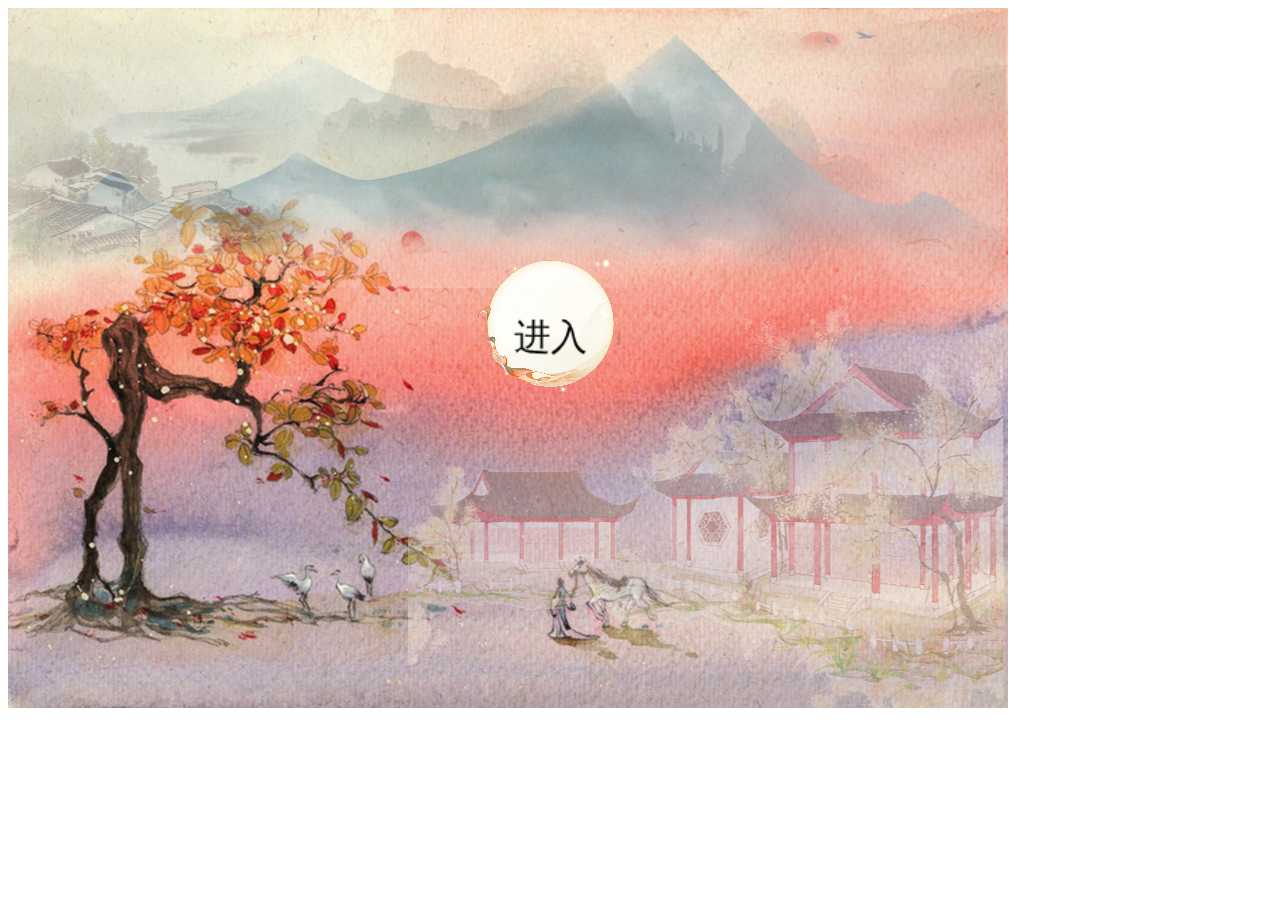
<file: big_work/index.html>
<!DOCTYPE html>
<html lang="en">
<head>
    <meta charset="UTF-8">
    <meta http-equiv="X-UA-Compatible" content="IE=edge">
    <meta name="viewport" content="width=device-width, initial-scale=1.0">
    <title>人间有味是清欢</title>
    <style>

    </style>
</head>
<body>
    <script src="js/pixi.min.js"></script>
    <script>
		var app = new PIXI.Application(1000,700);
        document.body.appendChild(app.view);
        
        var bg = new PIXI.Sprite.fromImage("res/bg.jpg");
        app.stage.addChild(bg);
        
        
        var bg2=new PIXI.Sprite.fromImage("res/bg2.png");
        app.stage.addChild(bg2);
        bg2.x=400;
        bg2.y=250;
        bg2.scale.x=0.85;
        bg2.alpha=0.35;
   
        
        var bg3=new PIXI.Sprite.fromImage("res/bg3.png");
        app.stage.addChild(bg3);
        bg3.y=-200;
        bg3.scale.x=1.6;
        bg3.alpha=0.5;
        
        
        var bg4=new PIXI.Sprite.fromImage("res/bg4.png");
        app.stage.addChild(bg4);
        bg4.y=-200;
        bg4.scale.x=1.04;
        bg4.alpha=0.4;
        
        var an=new PIXI.Sprite.fromImage("res/an.png");
        app.stage.addChild(an);
        an.x=470;
        an.y=250;
        an.scale.x=0.2;
        an.scale.y=0.2;
        
        var txt=new PIXI.Text("进入");
        an.addChild(txt);
        txt.scale.x=7;
        txt.scale.y=7;
        txt.anchor.set(-0.5,-1.6);
        txt.style.fontFamily="隶书";
        
        var title=new PIXI.Text("人\n间\n有\n味");
        app.stage.addChild(title);
        title.scale.x=1.5;
        title.scale.y=1.5;
        title.x=1200;
        title.y=50;
        title.style.fontFamily="隶书";
        
        var title2=new PIXI.Text("是\n清\n欢");
        app.stage.addChild(title2);
        title2.scale.x=1.5;
        title2.scale.y=1.5;
        title2.x=1200;
        title2.y=120;
        title2.style.fontFamily="隶书";
        
        app.ticker.add(animate2);
            function animate2(){
            	title.x-=4;
            	title2.x-=4;
        	    if(title.x<=920){
        		    title.x=920;
        	    }
        	    if(title2.x<=850){
        		    title2.x=850;
        	    }
        	
            }
        
        an.interactive=true;
        an.buttonMode=true;
        an.on("click",story);
        var sbg=new PIXI.Sprite.fromImage("res/sbg.jpg");
        app.stage.addChild(sbg);
        sbg.x=-1200;
        sbg.visible=false;
        var t=new PIXI.Sprite.fromImage("res/t.png");
        sbg.addChild(t);
       	t.scale.x=1.25;
       	t.scale.y=1.25;
       	t.x=115;
       	var st=new PIXI.Text("主人公游历背景");
       	t.addChild(st);
       	st.x=250;
       	st.y=200;
       	st.style.fontFamily="楷书";
       	sbg.alpha=0;
       	st.alpha=0;
        t.alpha=0;
        var x=0;
		function story(){
        	/*if(sbg.visible===false){
        		sbg.visible=true;
        		app.ticker.add(animate);
        	    function animate(){
        		
        	        sbg.x+=5;
        	        if(x<=1){
        	        	sbg.alpha=x;
        	            st.alpha=x;
        	            t.alpha=x;
        	            x+=0.0045;
        	        }
        	        if(sbg.x>0){
        		        sbg.x=0;  
        	        }
        	    }
        	} */
        	window.location="background.html";
        }
       
       
    </script>

</body>
</html>
</file>
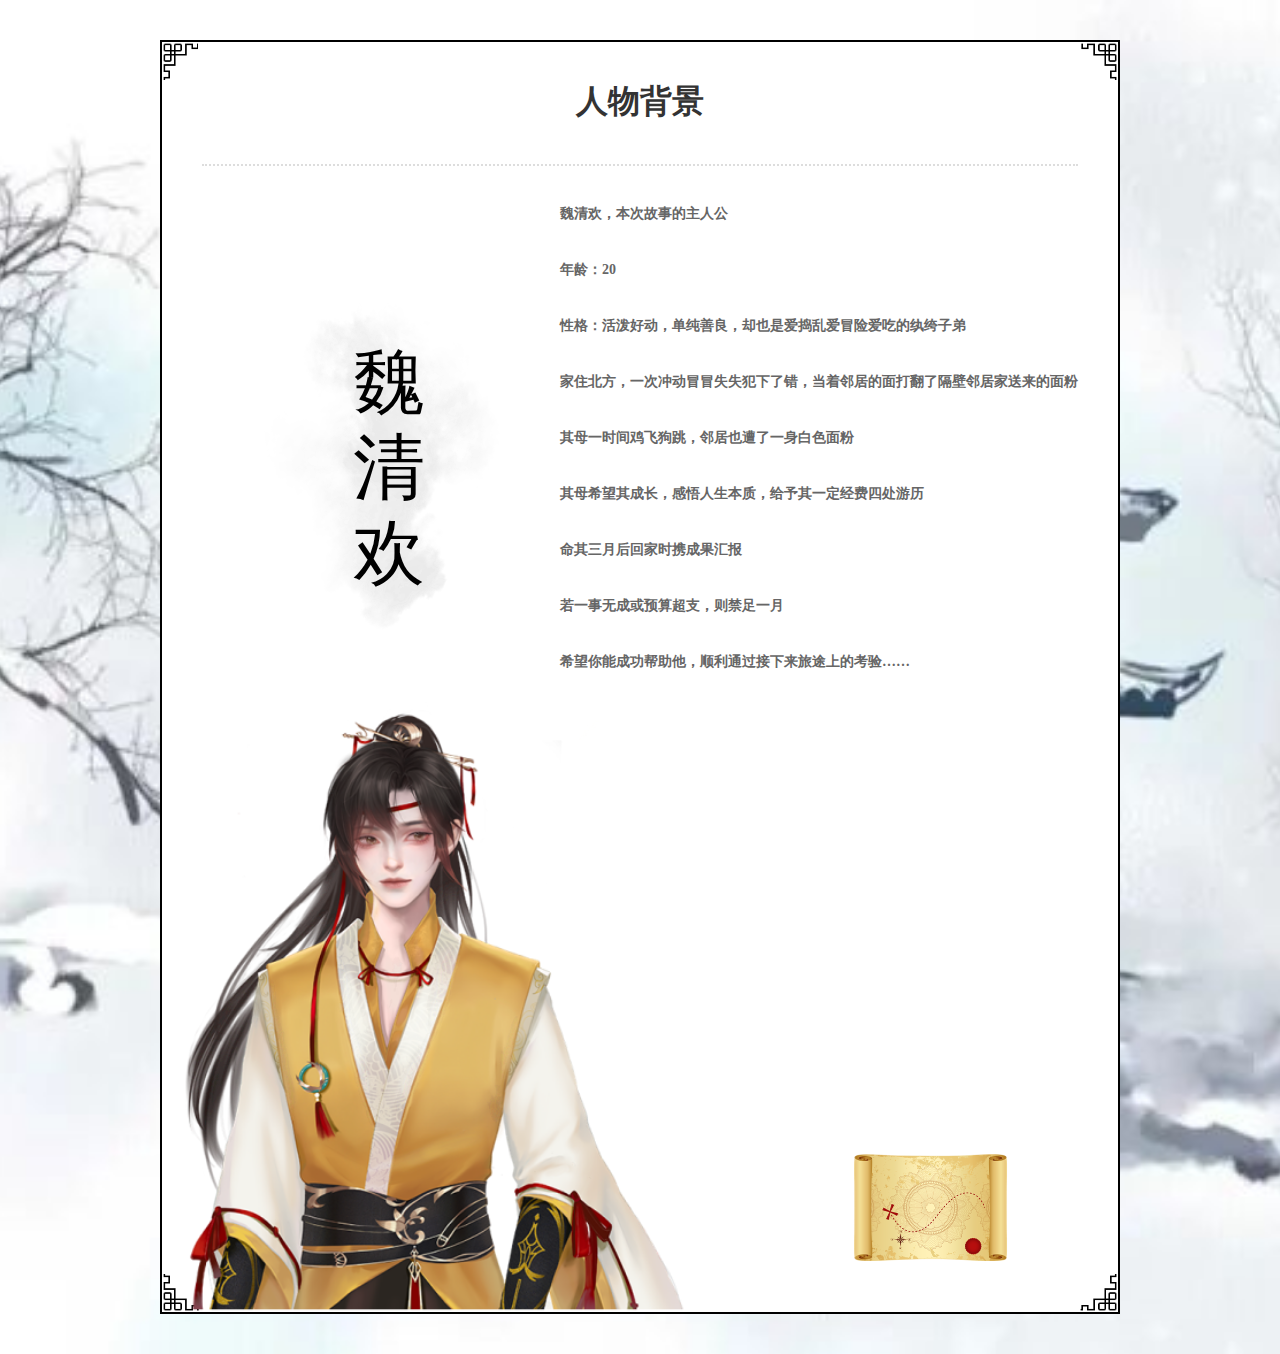
<file: big_work/background.html>
<!DOCTYPE html>
<html>
	<head>
		<meta charset="UTF-8">
		<title>人间有味是清欢</title>
		<meta name="keywords" content="">
		<meta name="description" content=" ">
		<link rel="stylesheet" type="text/css" href="css/include2.css" />
		<script type="text/javascript">
    
			
			
		  </script>
          <style>
              .right{
                  margin: 0 auto;
              }
          </style>
	</head>
	<body>
		<div class="singlepage">
			<div class="singlepage_center">
				<div class="right">

					<div class="tp">
						<img src="imgs/tp.png" />
					</div>

					<div class="infobox">

						<div class="h3">人物背景</div>
						<img src="imgs/renwuming.png" id="ming">
						<p id="zrgz">魏</p>
						<p id="zrgr">清</p>
						<p id="zrgg">欢</p>
						<div class="renwujieshao">
                        <p>
							魏清欢，本次故事的主人公<br>
							年龄：20<br>
                        	性格：活泼好动，单纯善良，却也是爱捣乱爱冒险爱吃的纨绔子弟<br>
							家住北方，一次冲动冒冒失失犯下了错，当着邻居的面打翻了隔壁邻居家送来的面粉<br>
							其母一时间鸡飞狗跳，邻居也遭了一身白色面粉<br>
                        	其母希望其成长，感悟人生本质，给予其一定经费四处游历<br>
                        	命其三月后回家时携成果汇报<br>
                        	若一事无成或预算超支，则禁足一月<br>
                        	希望你能成功帮助他，顺利通过接下来旅途上的考验……
						</p>
                        </div>
						<div id="role"><img src="imgs/role.png"></div>
						<a href="ditu.html" title="下一步" ><img src="imgs/nextmap1.png" id="nextmap"></a>
					</div>
						
                    
					<div class="bt">
						<img src="imgs/bt.png" />
					</div>
				</div>
			</div>
		</div>
		
	</body>

</html>
</file>
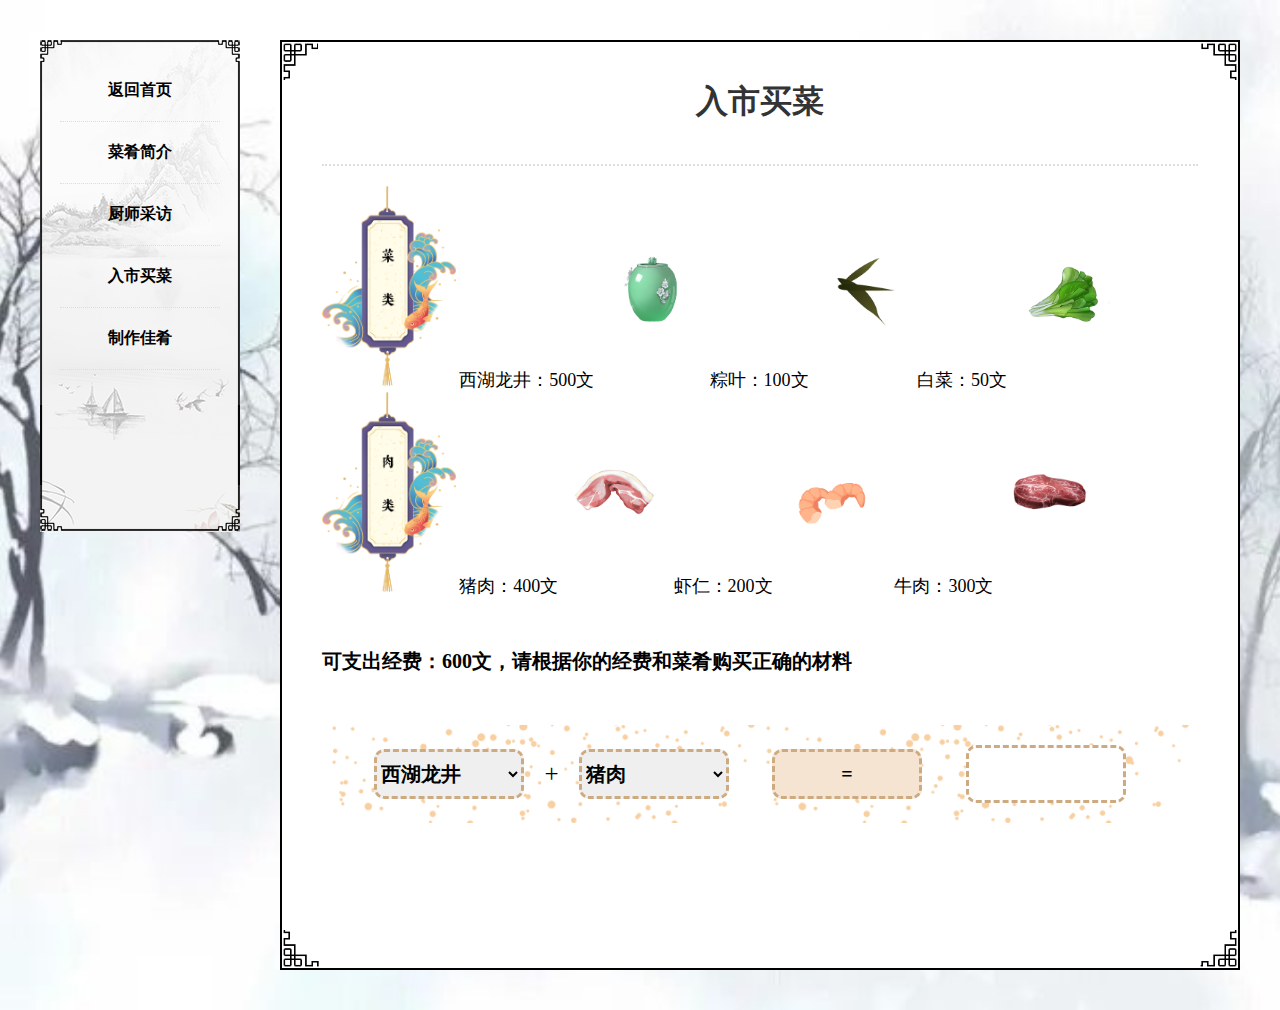
<file: big_work/calculate.html>
<!DOCTYPE html>
<html>
	<head>
		<meta charset="UTF-8">
		<title>人间有味是清欢</title>
		<meta name="keywords" content="">
		<meta name="description" content=" ">
		<link rel="stylesheet" type="text/css" href="css/include3.css" />
        <style>
    	  input[type="text"]{
            width:60px;
          }
          .pai{
            display: inline;
            font-size: 18px;
            font-family: '隶书';
          }
          .pai0{
            display: inline;
            font-size: 25px;
          }
          .cal{
            margin-top: 50px;
            display: flex; /**/
            justify-content: center; /*水平居中*/
            align-items: Center; 
            background: no-repeat center/80% url('imgs/calbg.png');
            background-size: cover;
          }
          #num1{
              border-width: 3px;
              border-radius: 10px;
              border-color: rgb(206, 170, 128);
              border-style:dashed;
              width: 150px;
              height: 50px;
              margin-right: 20px;
              font-family: '华文新魏';
              font-weight: bold;
              font-size: 20px;
          }
          #num2{
            border-width: 3px;
              border-radius: 10px;
              border-color: rgb(206, 170, 128);
              border-style:dashed;
              width: 150px;
              height: 50px;
              margin: 20px;
              font-family: '华文新魏';
              font-weight: bold;
              font-size: 20px;
          }
          #num3{
            border-width: 3px;
              border-radius: 10px;
              border-color: rgb(206, 170, 128);
              border-style:dashed;
              width: 150px;
              height: 50px;
              margin: 20px;
              font-family: '华文新魏';
              font-weight: bold;
              font-size: 20px;
              color: red;
          }
          #equal{
            border-width: 3px;
              border-radius: 10px;
              border-color: rgb(206, 170, 128);
              border-style:dashed;
              width: 150px;
              height: 50px;
              margin: 20px;
              font-family: '华文新魏';
              font-weight: bold;
              font-size: 20px;
              background-color: rgb(245, 228, 209);
          }
          #tishi{
            margin-top: 50px;
            display: flex; /**/
            justify-content: center; /*水平居中*/
            font-family: "仿宋";
            font-size: 15px;
          }
          .jingfei{
            margin-top: 50px;
            font-family: '仿宋';
              font-weight: bold;
              font-size: 20px;
          }
        </style>
        <script type="text/javascript" src="js/jquery-1.8.3.min.js"></script>
		<script type="text/javascript">
            function compute(){
            var num1=document.getElementById("num1"); 
    	    var index = num1.selectedIndex; // 选中索引
            var val1= num1.options[index].value;//要的值
            var num2=document.getElementById("num2"); 
    	    var index = num2.selectedIndex; // 选中索引
            var val2= num2.options[index].value;//要的值
    	    var result;
	        result = val1 + val2;
            if(result=="12"){
            	$("#num3").css( "color" , "lightgreen" );
                document.getElementById("num3").value = "答对啦";
                document.getElementById("tishi").innerText = "请前往厨房制作佳肴吧！";
            }
            else{
                document.getElementById("num3").value = "再试一次";
            }
    	    
      }
		  </script>
	</head>
	<body>
		<div class="singlepage">
			<div class="singlepage_center">
				<div class="left">
					<a href="index.html" class="active">返回首页</a>
					<a href="intro.html">菜肴简介</a>
					<a href="chushi.html">厨师采访</a>
					<a href="calculate.html">入市买菜</a>
					<a href="zuocai.html">制作佳肴</a>
				</div>
				<div class="right">

					<div class="tp">
						<img src="imgs/tp.png" />
					</div>

					<div class="infobox">
						<div class="h3">入市买菜</div>

                        <img src="imgs/cai.png" alt="" height="200px">
                        <p class="pai">西湖龙井：500文</p><img src="imgs/tea.png" alt="" height="200px">
                        <p class="pai">粽叶：100文</p><img src="imgs/zhuye.png" alt="" height="200px">
                        <p class="pai">白菜：50文</p><img src="imgs/baicai.png" alt="" height="200px">
                        <br>
                        <img src="imgs/meat.png" alt="" height="200px">
                        <p class="pai">猪肉：400文</p><img src="imgs/pork.png" alt="" height="200px">
                        <p class="pai">虾仁：200文</p><img src="imgs/xiaren.png" alt="" height="200px">
                        <p class="pai">牛肉：300文</p><img src="imgs/beef.png" alt="" height="200px"><br>
                        <p class="jingfei">可支出经费：600文，请根据你的经费和菜肴购买正确的材料</p>
                        <div class="cal">
                        
                        <select id="num1">
                            <option value="1">西湖龙井</option>
                            <option value="2">粽叶</option>
                            <option value="3">青菜</option>
                          </select>
                        <p class="pai0">+<p>
                        <select id="num2">
                            <option value="1">猪肉</option>
                            <option value="2">虾仁</option>
                            <option value="3">牛肉</option>
                          </select>
                        
                        <input type="button" value="=" onclick="compute()" id="equal"/>
                        
                        <input type="text" id="num3" />
                        
                    </div>
                    <div id="tishi"></div>
					</div>
						
					<div class="bt">
						<img src="imgs/bt.png" />
					</div>
				</div>
			</div>
		</div>
		
	</body>

</html>
</file>
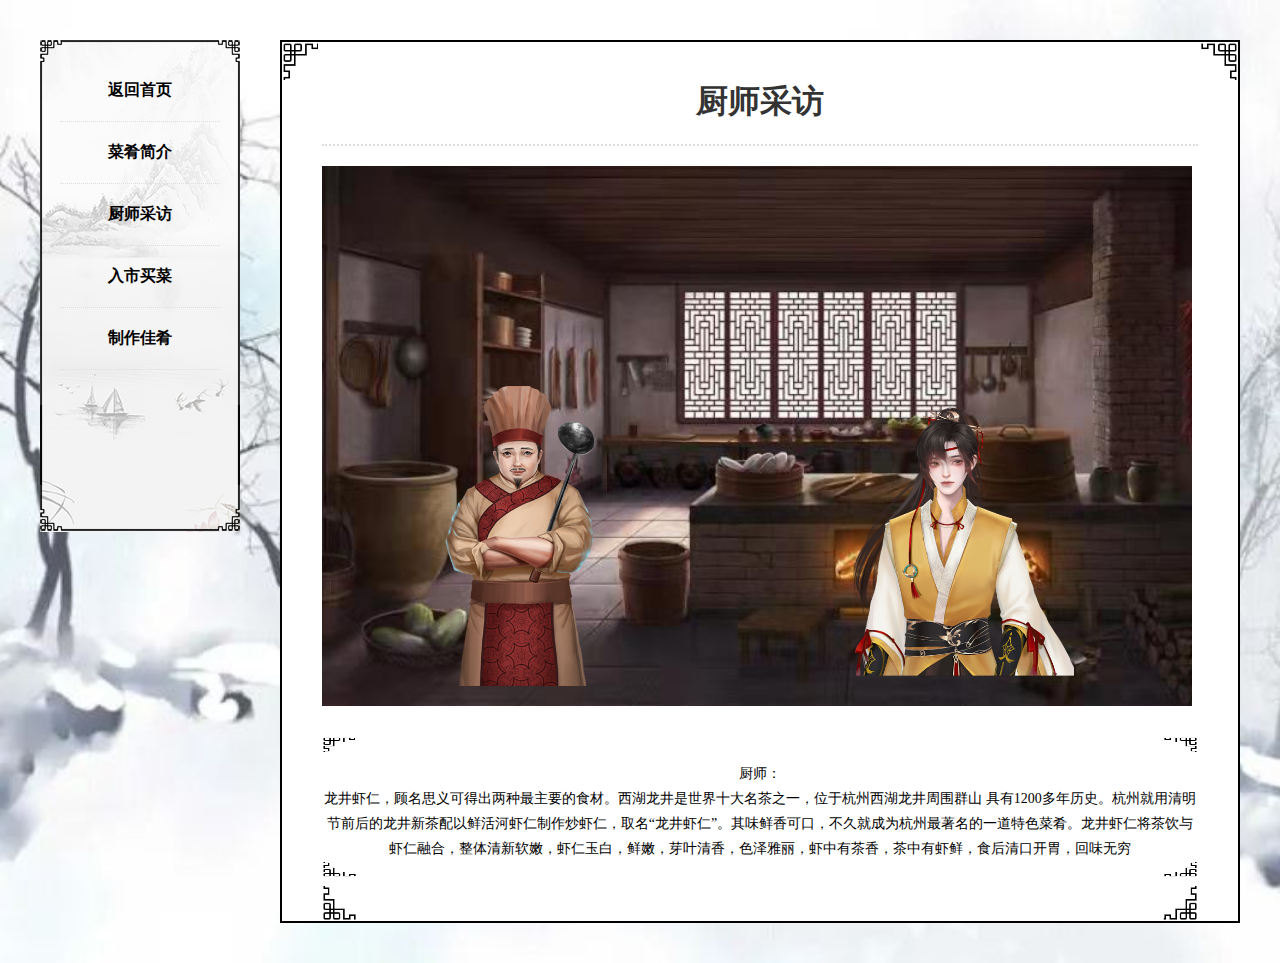
<file: big_work/chushi.html>
<!DOCTYPE html>
<html>
	<head>
		<meta charset="UTF-8">
		<title>人间有味是清欢</title>
		<meta name="keywords" content="">
		<meta name="description" content=" ">
		<link rel="stylesheet" type="text/css" href="css/include.css" />
		<script>
			
		</script>
	</head>
	<body>
		<div class="singlepage">
			<div class="singlepage_center">
				<div class="left">
					<a href="index.html" class="active">返回首页</a>
					<a href="intro.html">菜肴简介</a>
					<a href="chushi.html">厨师采访</a>
					<a href="calculate.html">入市买菜</a>
					<a href="zuocai.html">制作佳肴</a>
				</div>
				<div class="right">
					<div class="tp">
						<img src="imgs/tp.png" />
					</div>
					<div class="infobox">
						<div class="h3">厨师采访</div>
						<div class="info prolistgroup">
							<div class="list_li">
								<div id="chushi">
									
								</div>
								<div id="yonghu">
									
								</div>
							</div>
					   </div>
					   <div id="duihua">
						    <img id="tp2" src="imgs/tp.png" />
						    <p>厨师：</p>
						    <P>龙井虾仁，顾名思义可得出两种最主要的食材。西湖龙井是世界十大名茶之一，位于杭州西湖龙井周围群山 具有1200多年历史。杭州就用清明节前后的龙井新茶配以鲜活河虾仁制作炒虾仁，取名“龙井虾仁”。其味鲜香可口，不久就成为杭州最著名的一道特色菜肴。龙井虾仁将茶饮与虾仁融合，整体清新软嫩，虾仁玉白，鲜嫩，芽叶清香，色泽雅丽，虾中有茶香，茶中有虾鲜，食后清口开胃，回味无穷</P>
						    <img id="bt2" src="imgs/bt.png" />

						</div>
						
					<div class="bt">
						<img src="imgs/bt.png" />
					</div>
				</div>
			</div>
		</div>
		
	</body>

</html>
</file>
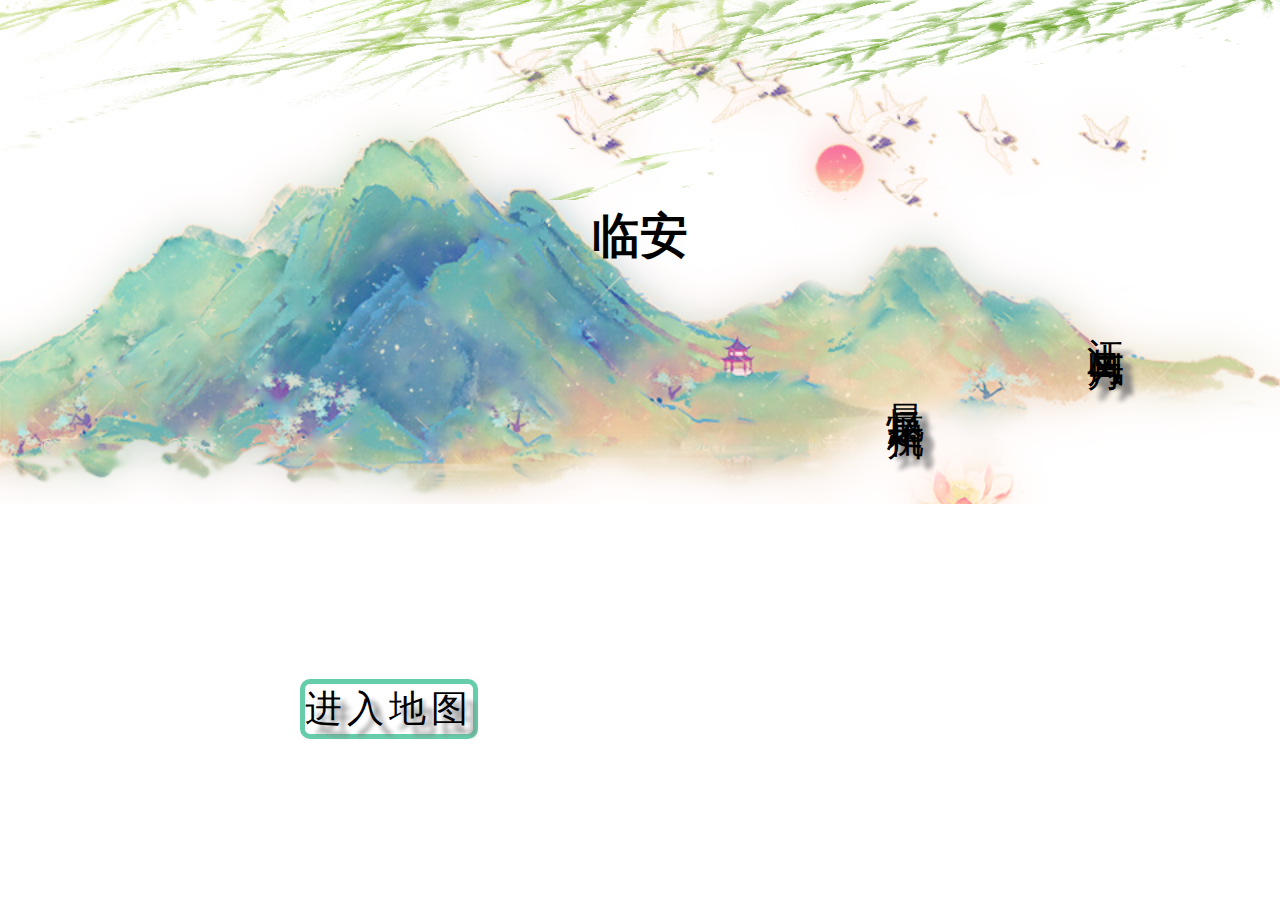
<file: big_work/ditu.html>
<!DOCTYPE html>
<html lang="en">
	<head>
		<meta charset="UTF-8">
		<meta http-equiv="X-UA-Compatible" content="IE=edge">
		<meta name="viewport" content="width=device-width, initial-scale=1.0">
		<title>人间有味是清欢</title>
		<style>			
			a{
				color:black;				
			}		
			#main {							
				width: 100%;
				height: 100%;
				min-width: 500px;
				z-index: -10;
				zoom: 1;				
				background-image: url("res/20190903225747_gpqhs.png");
				background-repeat:no-repeat;
				background-size:contain;
				background-position: center 0;
			}	
			.image_list{
				display: block;
				width: 100%;
				
			}
			#tidu{
				display: block;
				font-family: "华文新魏";
				height:40%;
				opacity:1;
				position:relative;
				float: left;
				margin-top: 425px;
				margin-left: 300px;
				animation: shan 2s linear infinite;
				border: solid 5px mediumaquamarine;
				border-radius: 10px;
			}
			@keyframes shan{
	           0%{opacity:0.5}
               50%{opacity:1}
               100%{opacity:0.5}
            }

			.image_list h1{
				position: relative;
				top:10px;
				left:10px;
			}
			
			p{
				float: right;
				font-family: "华文隶书";
				font-size: 37px;
				margin: 50px;
				margin-right: 100px;
				letter-spacing: 5px;
				text-shadow: 10px 10px 5px grey;
			}
			#xia{
				text-indent: 70px;
			}
			#shang{
				text-indent: 5px;
				margin-right: 150px;
			}
			#liuye{
				width: 100%;
				height: 200px;
			}
			#jinru{
				
			}
	
		</style>
		<link rel="stylesheet" href="css/main.css" type="text/css">
	</head>

	<body>
		<div id="main">
			<div class=" trans">
				<img id="liuye" src="res/20180216205655_mrokc.png"/>
				<h1><font size="7" face="隶书">临安</font></h1>
				<div class="image_list">
						<P id="shang" style="writing-mode: tb-rl;">江山与风月</P>
						<P id="xia" style="writing-mode: tb-rl;">最忆是杭州</P>
					    <a href="intro.html">
					    	<p id="tidu">进入地图</p>
					    </a>
					
				</div>
			</div>
		</div>
	</body>
</html>
</file>
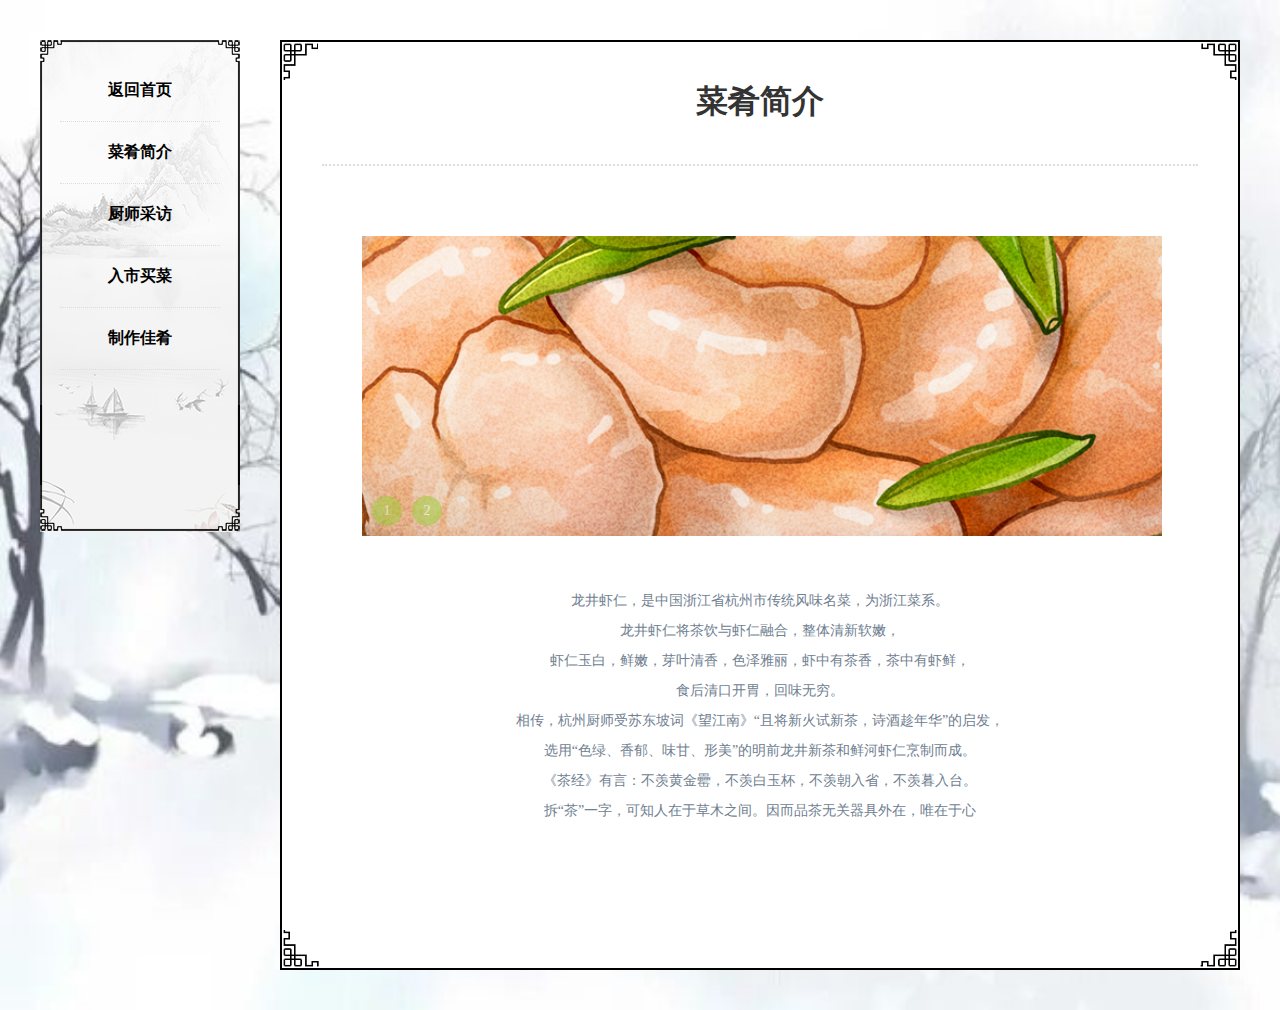
<file: big_work/intro.html>
<!DOCTYPE html>
<html>
	<head>
		<meta charset="UTF-8">
		<title>人间有味是清欢</title>
		<meta name="keywords" content="">
		<meta name="description" content=" ">
		<link rel="stylesheet" type="text/css" href="css/include2.css" />
		<script type="text/javascript">
      
			//图片id
			var index = 1;
      
			window.onload = function(){
				//给li添加鼠标点击事件
				for(var i=1;i<=2;i++){
				document.getElementById("li"+i).onclick = function(){
					index = this.id.replace("li","");
					setAnimate();
				}
				}
			}
			
			//切换图片
			function setAnimate(){
				//设置view_box背景图片
				document.getElementById("view_box").style.backgroundImage = "url('imgs/longjingxiaren"+index+".png')";
				
				//设置li背景色
				for(var i=1;i<=2;i++){
				document.getElementById("li"+i).style.backgroundColor = "yellowgreen";
				document.getElementById("li"+i).style.opacity = 0.5;
				}
				document.getElementById("li"+index).style.backgroundColor = "beige";
				document.getElementById("li"+index).style.opacity = 1;
			}
		  </script>
	</head>
	<body>
		<div class="singlepage">
			<div class="singlepage_center">
				<div class="left">
					<a href="index.html" class="active">返回首页</a>
					<a href="#">菜肴简介</a>
					<a href="chushi.html">厨师采访</a>
					<a href="calculate.html">入市买菜</a>
					<a href="zuocai.html">制作佳肴</a>
				</div>
				<div class="right">

					<div class="tp">
						<img src="imgs/tp.png" />
					</div>

					<div class="infobox">

						<div class="h3">菜肴简介</div>

						<div id="view_box">
								<div class="btn_list">
								  <ul>
									<li id="li1">1</li>
									<li id="li2">2</li>
								   </ul>
							 </div>
						</div>
						
						<div class="longjingxiaren">
							<p>龙井虾仁，是中国浙江省杭州市传统风味名菜，为浙江菜系。<br>
								龙井虾仁将茶饮与虾仁融合，整体清新软嫩，<br>
								虾仁玉白，鲜嫩，芽叶清香，色泽雅丽，虾中有茶香，茶中有虾鲜，<br>
								食后清口开胃，回味无穷。<br>
								相传，杭州厨师受苏东坡词《望江南》“且将新火试新茶，诗酒趁年华”的启发，<br>
								选用“色绿、香郁、味甘、形美”的明前龙井新茶和鲜河虾仁烹制而成。<br>
								《茶经》有言：不羡黄金罍，不羡白玉杯，不羡朝入省，不羡暮入台。<br>
								拆“茶”一字，可知人在于草木之间。因而品茶无关器具外在，唯在于心</p>
    		       	 	</div>

					</div>
						
					<div class="bt">
						<img src="imgs/bt.png" />
					</div>
				</div>
			</div>
		</div>
		
	</body>

</html>
</file>
<file: big_work/css/include2.css>
body,h1,h2,h3,h4,h5,h6,hr,p,dl,dt,dd,ul,ol,li,form{

  font-size: 14px;

  margin:0;/*è®¾ç½®å¤–è¾¹è·ä¸º0*/

  padding:0;/*è®¾ç½®å†…è¾¹è·ä¸º0*/

}

body {

  font-size: 12px;

  font-family: "å¾®è½¯é›…é»‘";/*è®¾ç½®å­—ä½“ä¸ºå¾®è½¯é›…é»‘*/

}

ul,ol {

  list-style: none;/*æ¸…é™¤åˆ—è¡¨é»˜è®¤æ ·å¼*/

}

a {

  text-decoration: none;/*æ¸…é™¤ä¸‹åˆ’çº¿*/

}

.clear {

  clear: both;/*æ¸…é™¤æµ®åŠ¨*/

  float: none;

  height: 0;

  overflow: hidden;

}

html .hide {

  display: none;/*éšè—å…ƒç´ ï¼Œå¹¶ä¸å æ®åŽŸæœ‰ç©ºé—´*/

}



.singlepage {

  min-height: 800px;/*è®¾ç½®æœ€å°é«˜åº¦ä¸º800px*/

  padding: 20px 0 20px;

  background-image: url('../imgs/beij.jpg') ;
  background-size: cover;/*è®¾ç½®èƒŒæ™¯åº•éƒ¨å±…ä¸­å¯¹é½*/
  background-position: center;
  background-repeat: no-repeat;

}

.singlepage .singlepage_center {

  display: flex;

  width: 1200px;

  justify-content: space-between;/*è®¾ç½®å¼¹æ€§å­å…ƒç´ ä¸¤ç«¯å¯¹é½*/

  margin: 20px auto 0;/*è®¾ç½®å¤–è¾¹è·ä¸Š20px  ä¸‹0px å·¦å³è‡ªåŠ¨*/

}

.singlepage .singlepage_center .left {

  width: 160px;

  height: 452px;

  padding: 40px 20px 0;

  background:#ffffff url(../imgs/left.png) top center no-repeat;

}

.singlepage .singlepage_center .left a {

  display: block;

  margin-bottom: 20px;

  font-weight: bold;

  font-family: "æ¥·ä¹¦";

  padding-bottom: 20px;

  font-size: 16px;

  border-bottom: 1px dotted #ddd;

  color: #000000;

  text-align: center;/*è®¾ç½®æ–‡å­—å±…ä¸­å¯¹é½*/

}

.singlepage .singlepage_center .right {

  margin-bottom: 20px;

  width: 960px;

  box-sizing: border-box;/*è®¾ç½®ç›’æ¨¡åž‹ä¸ºIEç›’æ¨¡åž‹*/

  border: 2px solid #000;

  background: #fff;

}

.singlepage .singlepage_center .right .tp,

.singlepage .singlepage_center .right .bt {

  width: 100%;

}

.singlepage .singlepage_center .right .tp img,

.singlepage .singlepage_center .right .bt img {

  width: 100%;

  display: block;

}

.singlepage .singlepage_center .right .infobox {

  padding: 0 40px;

  min-height: 850px;

}

.singlepage .singlepage_center .right .infbox {

  padding: 0 40px;

  min-height: 450px;

}

.singlepage .singlepage_center .right .infobox .other {

  text-align: center;

  font-size: 14px;

  padding-bottom: 20px;

  color: #549014;

  justify-content: center;

  display: flex;

}

.singlepage .singlepage_center .right .infobox .other span {

  margin: 0 10px;

}

.singlepage .singlepage_center .right .infobox .h3 {

  padding-bottom: 40px;

  margin-bottom: 20px;

  font-size: 32px;

  font-weight: bold;/*è®¾ç½®å­—ä½“åŠ ç²—çš„å±žæ€§*/

  text-align: center;

  color: #333;

  border-bottom: 2px dotted #ddd;

}
.singlepage .singlepage_center .right .infbox .h3 {

  padding-bottom: 40px;

  margin-bottom: 20px;

  font-size: 32px;

  font-weight: bold;/*è®¾ç½®å­—ä½“åŠ ç²—çš„å±žæ€§*/

  text-align: center;

  color: #333;

  border-bottom: 2px dotted #ddd;

}


.singlepage .singlepage_center .right .infobox{
  position: relative;
}

#zrgz{
  position: absolute;

  left:20%;

  top:30%;
  
  font-family: '隶书';

  font-size: 72px;
}
#zrgr{
  position: absolute;

  left:20%;

  top:40%;

  font-family: '隶书';

  font-size: 72px;
}



#zrgg{
  position: absolute;

  left:20%;

  top:50%;
  
  font-family: '隶书';

  font-size: 72px;
}



.singlepage .singlepage_center .right .infobox .renwujieshao {

  font-size: 48px;

  line-height: 4;

  color: #666;

  float: right;

  font-family: '仿宋';

  font-weight: bold;
}
.singlepage .singlepage_center .right .infobox a {

  position: absolute;

  top: 100%;

  left: 55%;

  transform: scale(0.5);
}

#nextmap{
  animation:moveMap 2s linear infinite;

}
#nextmap:hover{
  animation:moveMap 0s linear infinite;
  transform: scale(1);
}
@keyframes moveMap{
    0%{transform: scale(1);}
    25%{transform: scale(1.1);}
    50%{transform: scale(1.2);}
    75%{transform: scale(1.1);}
    100%{transform: scale(1);}
}

#role{
  transform: scale(1.15);

  float: left;
}

.singlepage .singlepage_center .right .infobox .info * {

  max-width: 100%;

}

.prolistgroup {

   overflow: hidden;/*è®¾ç½®æº¢å‡ºéšè—*/

}

.prolistgroup .list_li {

  width: 232px;

  height: 232px;

  padding: 20px;

  float: left;

  margin: 0 30px 30px 0;

  position: relative;

  background: #ffffff url(../imgs/kuang.png) center center no-repeat;

  background-size: 100% 100%;/*è®¾ç½®èƒŒæ™¯å¤§å°*/

}

.prolistgroup .list_li:nth-child(3n+0) {

  margin-right: 0;

}

.prolistgroup .list_li span {

  display: block;

  width: 232px;

  height: 232px;

}

.prolistgroup .list_li span img {

  width: 100%;

  height: 100%;

}

.prolistgroup .list_li strong {

  display: block;

  position: absolute;/*è®¾ç½®ç»å¯¹å®šä½*/

  background: #549014;

  width: 232px;

  height: 30px;

  line-height: 30px;

  bottom: 20px;

  color: #fff;

  text-align: center;

  font-weight: normal;

  background: rgba(6, 171, 4, 0.3);

  font-size: 14px;

}


#view_box{
  position:relative;
  width:800px;
  height:300px;
  float:left;
  margin: 50px 40px;
  background-color:#ffffff;
  background-image:url("../imgs/longjingxiaren1.png");
  background-position:center;
  background-repeat:no-repeat;
  background-size:auto;

  transition: all 3s ease;
}
.btn_list{
  position:absolute;
  bottom:10px;
  width:100%;
}
ul{
  list-style-type:none;
  width:350px;
  display:flex;
  align-items:center;
}
li{
  background-color:yellowgreen;
  color:#ffffff;
  width:30px;
  height:30px;
  line-height:30px;
  margin-left:10px;
  text-align:center;
  border-radius:30px;
  cursor:pointer;
  opacity:0.5;
}


.longjingxiaren{
	display: block;
  width: 100%;
  height: 300px;
  margin: 50px auto;
  background: white ;
  background-size: cover;
  background-position:center;
  background-repeat: no-repeat;
  text-align: center;
  line-height: 30px;
  font-family: "隶书";
  color: slategray;
}
</file>
<file: big_work/css/include3.css>
body,h1,h2,h3,h4,h5,h6,hr,p,dl,dt,dd,ul,ol,li,form{

    font-size: 14px;
  
    margin:0;/*è®¾ç½®å¤–è¾¹è·ä¸º0*/
  
    padding:0;/*è®¾ç½®å†…è¾¹è·ä¸º0*/
  
  }
  
  body {
  
    font-size: 12px;
  
    font-family: "å¾®è½¯é›…é»‘";/*è®¾ç½®å­—ä½“ä¸ºå¾®è½¯é›…é»‘*/
  
  }
  
  ul,ol {
  
    list-style: none;/*æ¸…é™¤åˆ—è¡¨é»˜è®¤æ ·å¼*/
  
  }
  
  a {
  
    text-decoration: none;/*æ¸…é™¤ä¸‹åˆ’çº¿*/
  
  }
  
  .clear {
  
    clear: both;/*æ¸…é™¤æµ®åŠ¨*/
  
    float: none;
  
    height: 0;
  
    overflow: hidden;
  
  }
  
  html .hide {
  
    display: none;/*éšè—å…ƒç´ ï¼Œå¹¶ä¸å æ®åŽŸæœ‰ç©ºé—´*/
  
  }
  
  
  
  .singlepage {
  
    min-height: 800px;/*è®¾ç½®æœ€å°é«˜åº¦ä¸º800px*/
  
    padding: 20px 0 20px;
  
    background-image: url('../imgs/beij.jpg') ;
    background-size: cover;/*è®¾ç½®èƒŒæ™¯åº•éƒ¨å±…ä¸­å¯¹é½*/
    background-position: center;
    background-repeat: no-repeat;
  
  }
  
  .singlepage .singlepage_center {
  
    display: flex;
  
    width: 1200px;
  
    justify-content: space-between;/*è®¾ç½®å¼¹æ€§å­å…ƒç´ ä¸¤ç«¯å¯¹é½*/
  
    margin: 20px auto 0;/*è®¾ç½®å¤–è¾¹è·ä¸Š20px  ä¸‹0px å·¦å³è‡ªåŠ¨*/
  
  }
  
  .singlepage .singlepage_center .left {
  
    width: 160px;
  
    height: 452px;
  
    padding: 40px 20px 0;
  
    background:#ffffff url(../imgs/left.png) top center no-repeat;
  
  }
  
  .singlepage .singlepage_center .left a {
  
    display: block;
  
    margin-bottom: 20px;
  
    font-weight: bold;
  
    font-family: "æ¥·ä¹¦";
  
    padding-bottom: 20px;
  
    font-size: 16px;
  
    border-bottom: 1px dotted #ddd;
  
    color: #000000;
  
    text-align: center;/*è®¾ç½®æ–‡å­—å±…ä¸­å¯¹é½*/
  
  }
  
  .singlepage .singlepage_center .right {
  
    margin-bottom: 20px;
  
    width: 960px;
  
    box-sizing: border-box;/*è®¾ç½®ç›’æ¨¡åž‹ä¸ºIEç›’æ¨¡åž‹*/
  
    border: 2px solid #000;
  
    background: #fff;
  
  }
  
  .singlepage .singlepage_center .right .tp,
  
  .singlepage .singlepage_center .right .bt {
  
    width: 100%;
  
  }
  
  .singlepage .singlepage_center .right .tp img,
  
  .singlepage .singlepage_center .right .bt img {
  
    width: 100%;
  
    display: block;
  
  }
  
  .singlepage .singlepage_center .right .infobox {
  
    padding: 0 40px;
  
    min-height: 850px;
  
  }
  
  
  .singlepage .singlepage_center .right .infobox .other {
  
    text-align: center;
  
    font-size: 14px;
  
    padding-bottom: 20px;
  
    color: #549014;
  
    justify-content: center;
  
    display: flex;
  
  }
  
  .singlepage .singlepage_center .right .infobox .other span {
  
    margin: 0 10px;
  
  }
  
  .singlepage .singlepage_center .right .infobox .h3 {
  
    padding-bottom: 40px;
  
    margin-bottom: 20px;
  
    font-size: 32px;
  
    font-weight: bold;/*è®¾ç½®å­—ä½“åŠ ç²—çš„å±žæ€§*/
  
    text-align: center;
  
    color: #333;
  
    border-bottom: 2px dotted #ddd;
  
  }
  
  
  .singlepage .singlepage_center .right .infobox{
    position: relative;
  }
  
  .singlepage .singlepage_center .right .infobox .info * {
  
    max-width: 100%;
  
  }
</file>
<file: big_work/css/include.css>
body,h1,h2,h3,h4,h5,h6,hr,p,dl,dt,dd,ul,ol,li,form{

  font-size: 14px;

  margin:0;/*è®¾ç½®å¤–è¾¹è·ä¸º0*/

  padding:0;/*è®¾ç½®å†…è¾¹è·ä¸º0*/

}

body {

  font-size: 12px;

  font-family: "å¾®è½¯é›…é»‘";/*è®¾ç½®å­—ä½“ä¸ºå¾®è½¯é›…é»‘*/

}

ul,ol {

  list-style: none;/*æ¸…é™¤åˆ—è¡¨é»˜è®¤æ ·å¼*/

}

a {

  text-decoration: none;/*æ¸…é™¤ä¸‹åˆ’çº¿*/

}

.clear {

  clear: both;/*æ¸…é™¤æµ®åŠ¨*/

  float: none;

  height: 0;

  overflow: hidden;

}

html .hide {

  display: none;/*éšè—å…ƒç´ ï¼Œå¹¶ä¸å æ®åŽŸæœ‰ç©ºé—´*/

}



.singlepage {

  min-height: 800px;/*è®¾ç½®æœ€å°é«˜åº¦ä¸º800px*/

  padding: 20px 0 20px;

  background: url(../imgs/beij.jpg) ;
  background-size: cover;/*è®¾ç½®èƒŒæ™¯åº•éƒ¨å±…ä¸­å¯¹é½*/
  background-position: center;
  background-repeat: no-repeat;
}

.singlepage .singlepage_center {

  display: flex;

  width: 1200px;

  justify-content: space-between;/*è®¾ç½®å¼¹æ€§å­å…ƒç´ ä¸¤ç«¯å¯¹é½*/

  margin: 20px auto 0;/*è®¾ç½®å¤–è¾¹è·ä¸Š20px  ä¸‹0px å·¦å³è‡ªåŠ¨*/

}

.singlepage .singlepage_center .left {

  width: 160px;

  height: 452px;

  padding: 40px 20px 0;

  background:#ffffff url(../imgs/left.png) top center no-repeat;

}

.singlepage .singlepage_center .left a {

  display: block;

  margin-bottom: 20px;

  font-weight: bold;

  font-family: "æ¥·ä¹¦";

  padding-bottom: 20px;

  font-size: 16px;

  border-bottom: 1px dotted #ddd;

  color: #000000;

  text-align: center;/*è®¾ç½®æ–‡å­—å±…ä¸­å¯¹é½*/

}

.singlepage .singlepage_center .right {

  margin-bottom: 20px;

  width: 960px;

  box-sizing: border-box;/*è®¾ç½®ç›’æ¨¡åž‹ä¸ºIEç›’æ¨¡åž‹*/

  border: 2px solid #000;

  background: #fff;

}

.singlepage .singlepage_center .right .tp,

.singlepage .singlepage_center .right .bt {

  width: 100%;

}

.singlepage .singlepage_center .right .tp img,

.singlepage .singlepage_center .right .bt img {

  width: 100%;

  display: block;

}

.singlepage .singlepage_center .right .infobox {

  padding: 0 40px;

  
  max-height: 1000px;

}

.singlepage .singlepage_center .right .infobox .other {

  text-align: center;

  font-size: 14px;

  padding-bottom: 20px;

  color: #549014;

  justify-content: center;

  display: flex;

}

.singlepage .singlepage_center .right .infobox .other span {

  margin: 0 10px;

}

.singlepage .singlepage_center .right .infobox .h3 {

  padding-bottom: 20px;

  margin-bottom: 20px;

  font-size: 32px;

  font-weight: bold;/*è®¾ç½®å­—ä½“åŠ ç²—çš„å±žæ€§*/

  text-align: center;

  color: #333;

  border-bottom: 2px dotted #ddd;

}

.singlepage .singlepage_center .right .infobox .info {

  font-size: 16px;

  line-height: 2;

  color: #666;

}

.singlepage .singlepage_center .right .infobox .info * {

  max-width: 100%;

}

.prolistgroup {

   overflow: hidden;
   

}

.prolistgroup .list_li {

  width: 232px;

  height: 232px;

  padding: 20px;

  float: left;

  margin: 0 30px 30px 0;

  position: relative;

  background: #ffffff url(../imgs/kuang.png) center center no-repeat;

  background-size: 100% 100%;/*è®¾ç½®èƒŒæ™¯å¤§å°*/

}


.prolistgroup .list_li  {

  display: block;

  width: 830px;

  height: 500px;
  
  background: url(../imgs/chufang.jpg) ;
  background-size: cover;
  background-position:center;
  background-repeat: no-repeat;

}

#chushi{
	position:relative;
	width:250px;
	height:400px;
	float:left;
	margin: 150px 50px;
	background-image:url("../imgs/chushi.png");
	background-position:center;
	background-repeat:no-repeat;
	background-size:cover;
	transform: scale(0.75);
	animation: bian 3s linear infinite;
}
@keyframes bian{
	0%{opacity:0.5}
  50%{opacity:1}
  100%{opacity:0.5}
}
#yonghu{
	position:relative;
	width:320px;
	height:400px;
	float:right;
	margin: 150px 50px;
	background-image:url("../imgs/shaonian.png");
	background-position:center;
	background-repeat:no-repeat;
	background-size:cover;
	transform: scale(0.7);
}

#duihua{
	display: block;
  width: 100%;
  height: 150px;
  background: white ;
  background-size: cover;
  background-position:center;
  background-repeat: no-repeat;
  text-align: center;
  line-height: 25px;
  font-family: "隶书";
  
}

#tp2{
	width:100%;
	height:10%;
}

#bt2{
	width:100%;
	height: 10%;
}

.cai{
  width:200px;
  height:200px;
  text-align:center;
  margin-bottom:30px;
      }
.cai img{
  padding-top:10px;
  width:250px;
  height:175px;
  padding-bottom:10px;
  cursor:pointer;
      }
      
.buzhou{
        width:100%;
        height:300px;
        box-shadow:0px 0px 4px 4px #fff;
        display:flex;
        flex-direction:row;
        justify-content:space-between;
        align-content:space-round;
        flex-wrap:wrap;
      }

.xuanze{
	
}
#tijiao{
	width: 75px;
	display: block;
	margin-left: auto;
	margin-right: auto;
	font-family:"隶书";
	text-align: center;
	font-size: 20px;
	border: solid 2px darkkhaki;
	border-radius: 10px;
	cursor: pointer;
}
#shuru{
	font-family: "宋体";
	width: 105px;
	display: block;
	margin-left: auto;
	margin-right: auto;
	text-align: center;
	font-size: 15px;
	color: peru;
	margin-bottom: 12px;
}
select{
	width: 400px;
	height: 50px;
	display: block;
	margin-left: auto;
	margin-right: auto;
	border-radius: 10px;
	text-align: center;
	font-family: "幼圆";
	margin-bottom: 30px;
}

#liaoli{
	width: 30%;
	height: 30%;
	opacity: 0;
	margin-left: 50px;
}


#jieguo{
	float: right;
	margin-right: 200px;
	margin-top: 70px;
	font-family: "华文新魏";
	font-size: 30px;
}
#jieshu{
	float: right;
	margin-right: 100px;
	margin-top: 70px;
	font-family: "华文新魏";
	font-size: 30px;
}
</file>
<file: big_work/css/main.css>
html,body {
	width: 100%;
	height: 100%;
	margin: 0;
	padding: 0;
}

.trans {
	width: 100%;
	height: 100%;
	min-width: 500px;
}

h1 {
	height: 50px;
	text-align: center;
	font-size: 28px;
	font-family: "微软雅黑", "黑体", "宋体";
	margin: 0 auto;
}

ol {
	width: 70%;
	height: 80%;
	margin: 0 auto;
	font-size: 24px;
	line-height: 50px;
	color: black;
}
menu{
	width: 80%;
	margin: 0 auto;
	text-align: center;
	font-size: 20px;
}
</file>
